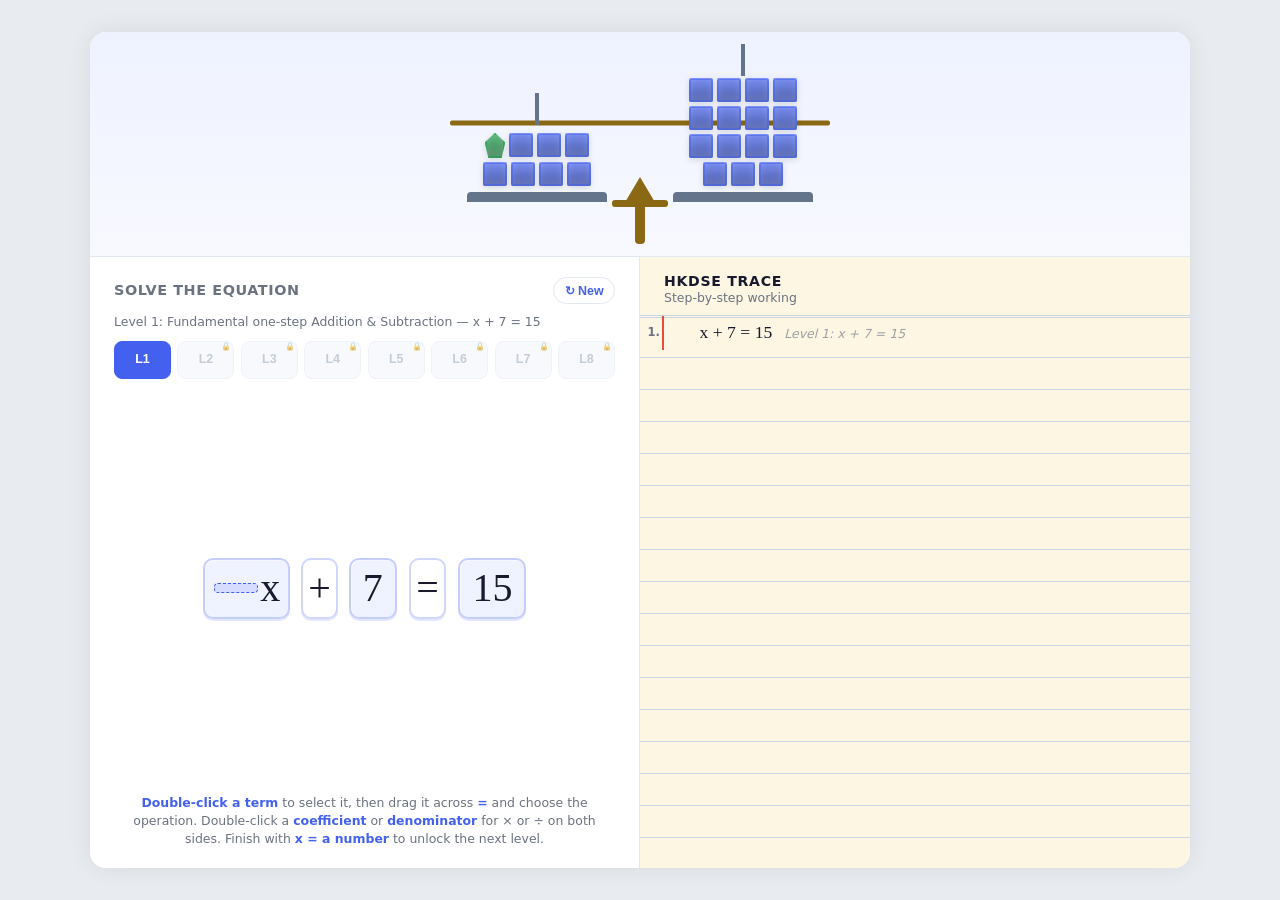
<file: index.html>
<!DOCTYPE html>
<html lang="en">
<head>
  <meta charset="UTF-8">
  <meta name="viewport" content="width=device-width, initial-scale=1.0, viewport-fit=cover">
  <meta name="theme-color" content="#4361ee">
  <title>Equation Learner</title>
  <link rel="stylesheet" href="styles.css">
</head>
<body>
  <div class="app" data-difficulty="easy">

    <!-- Zone 1: The Anchor -->
    <section class="zone zone--anchor" aria-label="Balance scale">
      <div class="balance-scale" aria-label="Algebraic balance scale with manipulatives">
        <div class="balance-scale__beam">
          <div class="balance-scale__plate balance-scale__plate--left">
            <div class="plate-surface" data-plate="left" aria-label="Left plate">
              <div class="plate-contents" id="plate-left"></div>
            </div>
          </div>
          <div class="balance-scale__fulcrum"></div>
          <div class="balance-scale__plate balance-scale__plate--right">
            <div class="plate-surface" data-plate="right" aria-label="Right plate">
              <div class="plate-contents" id="plate-right"></div>
            </div>
          </div>
        </div>
        <div class="balance-scale__stand"></div>
      </div>
    </section>

    <!-- Zone 2: The Action Canvas -->
    <section class="zone zone--canvas" aria-label="Equation workspace">
      <header class="canvas-header">
        <div class="canvas-header__top">
          <h1 class="canvas-title">Solve the equation</h1>
          <div class="canvas-header__actions">
            <a class="dragonbox-btn" id="dragonbox-btn" href="dragonbox.html" hidden title="Play the bonus DragonBox game">
              🐲 DragonBox
            </a>
            <button type="button" class="shuffle-btn" id="shuffle-btn" title="New random question">↻ New</button>
          </div>
        </div>
        <p class="level-info" id="level-info">Level 1: Loading…</p>
        <div class="level-picker" id="level-picker" role="group" aria-label="Choose level">
          <button type="button" class="level-btn is-active" data-level="1" title="Fundamental one-step Addition & Subtraction">L1</button>
          <button type="button" class="level-btn" data-level="2" title="Multiplicative one-step equations">L2</button>
          <button type="button" class="level-btn" data-level="3" title="Two-step standard equations">L3</button>
          <button type="button" class="level-btn" data-level="4" title="Combining like terms (both sides)">L4</button>
          <button type="button" class="level-btn" data-level="5" title="Removing brackets">L5</button>
          <button type="button" class="level-btn" data-level="6" title="Eliminating denominators">L6</button>
          <button type="button" class="level-btn" data-level="7" title="Bracket & denominator combo">L7</button>
          <button type="button" class="level-btn" data-level="8" title="Ultimate synthesis">L8</button>
        </div>
      </header>

      <div class="equation-canvas" id="equation-canvas">
        <svg class="distribution-svg" id="distribution-svg" aria-hidden="true"></svg>
        <div class="equation-row" id="equation-row"></div>
      </div>

      <p class="canvas-hint" id="canvas-hint">
        <strong>Double-click a term</strong> to select it, then drag it across <strong>=</strong> and choose the operation.
        Double-click a <strong>coefficient</strong> or <strong>denominator</strong> for × or ÷ on both sides.
        Finish with <strong>x = a number</strong> to unlock the next level.
      </p>
    </section>

    <!-- Zone 3: The HKDSE Trace -->
    <section class="zone zone--trace" aria-label="Solution trace">
      <header class="trace-header">
        <h2 class="trace-title">HKDSE Trace</h2>
        <span class="trace-subtitle">Step-by-step working</span>
      </header>
      <ol class="notebook-paper" id="step-trace"></ol>
    </section>

  </div>

  <!-- Operation modal -->
  <div class="op-modal" id="op-modal" hidden>
    <div class="op-modal__backdrop" data-dismiss="modal"></div>
    <div class="op-modal__panel" role="dialog" aria-modal="true" aria-labelledby="op-modal-title">
      <h3 class="op-modal__title" id="op-modal-title">What must we do to BOTH sides?</h3>
      <p class="op-modal__context" id="op-modal-context"></p>
      <div class="op-modal__choices" id="op-modal-choices"></div>
      <button type="button" class="op-modal__cancel" id="op-modal-cancel">Cancel</button>
    </div>
  </div>

  <div class="toast-stack" id="toast-stack" aria-live="polite"></div>

  <script src="levels.js"></script>
  <script src="progress.js"></script>
  <script src="state.js"></script>
  <script src="equation.js"></script>
  <script src="app.js"></script>
  <script>
    if (!window.LEVELS || !window.LEVELS.length) {
      document.getElementById("level-info").textContent =
        "Error: levels.js did not load. Keep all files in the same folder and refresh.";
    } else if (window.AppStore && !window.AppStore.isReady()) {
      window.AppStore.loadLevel(1);
    }
  </script>
</body>
</html>
</file>
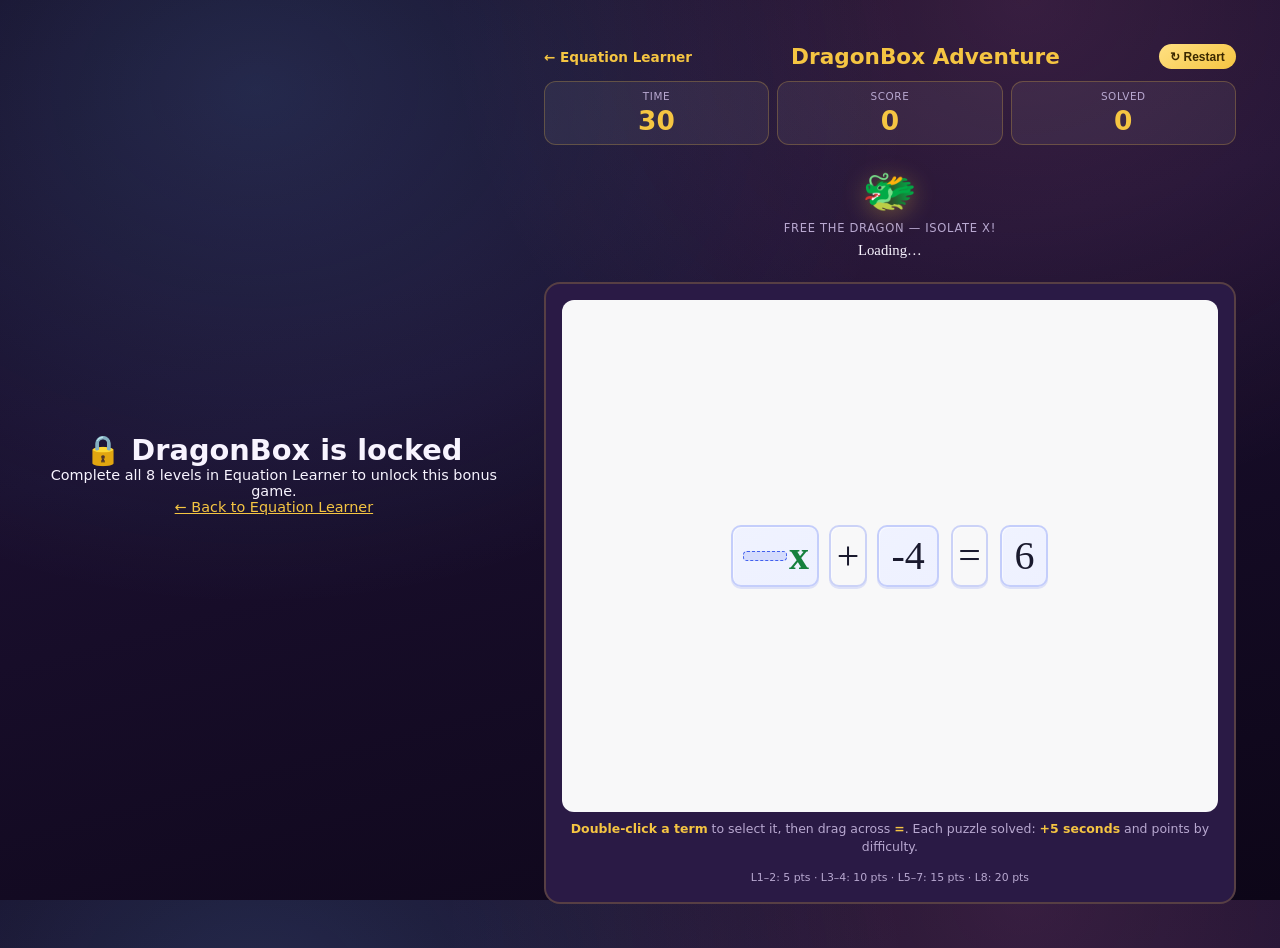
<file: dragonbox.html>
<!DOCTYPE html>
<html lang="en">
<head>
  <meta charset="UTF-8">
  <meta name="viewport" content="width=device-width, initial-scale=1.0, viewport-fit=cover">
  <meta name="theme-color" content="#1a0f2e">
  <title>DragonBox Adventure — Equation Learner</title>
  <link rel="stylesheet" href="styles.css">
  <link rel="stylesheet" href="dragonbox.css">
</head>
<body class="db-body">
  <div class="db-locked" id="db-locked" hidden>
    <h1>🔒 DragonBox is locked</h1>
    <p>Complete all 8 levels in Equation Learner to unlock this bonus game.</p>
    <p><a href="index.html">← Back to Equation Learner</a></p>
  </div>

  <div class="db-app" id="db-app" hidden>
    <header class="db-header">
      <a class="db-back" href="index.html">← Equation Learner</a>
      <h1 class="db-title">DragonBox Adventure</h1>
      <button type="button" class="db-btn db-btn--small" id="db-restart-btn">↻ Restart</button>
    </header>

    <section class="db-hud" aria-label="Game status">
      <div class="db-hud__item db-hud__item--timer">
        <span class="db-hud__label">Time</span>
        <span class="db-hud__value" id="db-timer">30</span>
      </div>
      <div class="db-hud__item db-hud__item--score">
        <span class="db-hud__label">Score</span>
        <span class="db-hud__value" id="db-score">0</span>
      </div>
      <div class="db-hud__item db-hud__item--puzzles">
        <span class="db-hud__label">Solved</span>
        <span class="db-hud__value" id="db-solved">0</span>
      </div>
    </section>

    <section class="db-stage" aria-label="Dragon box">
      <div class="db-dragon-box">
        <span class="db-dragon" id="db-dragon" role="img" aria-label="Dragon">🐲</span>
        <span class="db-box-label">Free the dragon — isolate x!</span>
      </div>
      <p class="db-puzzle-label" id="db-puzzle-label">Loading…</p>
      <p class="db-points-label" id="db-points-label"></p>
    </section>

    <section class="db-board" id="db-board" aria-label="Equation puzzle">
      <div class="equation-canvas db-equation-canvas" id="equation-canvas">
        <svg class="distribution-svg" id="distribution-svg" aria-hidden="true"></svg>
        <div class="equation-row" id="equation-row"></div>
      </div>
      <p class="db-hint">
        <strong>Double-click a term</strong> to select it, then drag across <strong>=</strong>.
        Each puzzle solved: <strong>+5 seconds</strong> and points by difficulty.
      </p>
      <p class="db-score-key">L1–2: 5 pts · L3–4: 10 pts · L5–7: 15 pts · L8: 20 pts</p>
    </section>

    <div class="db-start" id="db-start" hidden>
      <div class="db-start__panel" role="dialog" aria-modal="true" aria-labelledby="db-start-title">
        <h2 class="db-start__title" id="db-start-title">🐲 DragonBox Adventure</h2>
        <p class="db-start__text">Enter your name before the timer starts.</p>
        <label class="db-start__label" for="db-player-name">Your name</label>
        <input type="text" id="db-player-name" class="db-start__input" maxlength="60" placeholder="e.g. Alex" autocomplete="name" required>
        <p class="db-start__error" id="db-start-error" hidden>Please enter your name to play.</p>
        <button type="button" class="db-btn" id="db-start-btn">Start game</button>
      </div>
    </div>

    <div class="db-gameover" id="db-gameover" hidden>
      <div class="db-gameover__panel">
        <h2>Time's up!</h2>
        <p class="db-gameover__score">Score: <strong id="db-final-score">0</strong></p>
        <p class="db-gameover__detail" id="db-final-detail"></p>
        <p class="db-gameover__rank" id="db-final-rank" hidden></p>

        <h3 class="db-section-title">🏆 Leaderboard</h3>
        <div class="db-results-table-wrap db-results-table-wrap--leaderboard" aria-label="Leaderboard">
          <table class="db-results-table db-results-table--leaderboard" id="db-leaderboard-table">
            <thead>
              <tr>
                <th scope="col">Rank</th>
                <th scope="col">Player</th>
                <th scope="col">Score</th>
                <th scope="col">Solved</th>
                <th scope="col">Date</th>
              </tr>
            </thead>
            <tbody id="db-leaderboard-body"></tbody>
          </table>
          <p class="db-results-empty" id="db-leaderboard-empty" hidden>No scores yet. Play a round!</p>
        </div>

        <h3 class="db-section-title">This round</h3>

        <div class="db-results-table-wrap" aria-label="Session results">
          <table class="db-results-table" id="db-results-table">
            <thead>
              <tr>
                <th scope="col">#</th>
                <th scope="col">Level</th>
                <th scope="col">Equation</th>
                <th scope="col">Pts</th>
              </tr>
            </thead>
            <tbody id="db-results-body"></tbody>
          </table>
          <p class="db-results-empty" id="db-results-empty" hidden>No puzzles solved this round.</p>
        </div>

        <p class="db-save-status" id="db-save-status" role="status" aria-live="polite"></p>

        <div class="db-gameover__actions">
          <button type="button" class="db-btn" id="db-download-excel-btn">Download Excel</button>
          <button type="button" class="db-btn" id="db-play-again-btn">Play again</button>
        </div>
      </div>
    </div>
  </div>

  <!-- Hidden stubs for equation.js -->
  <ol id="step-trace" hidden aria-hidden="true"></ol>
  <div id="level-picker" hidden aria-hidden="true"></div>
  <p id="level-info" hidden aria-hidden="true"></p>

  <!-- Operation modal (shared with main app) -->
  <div class="op-modal" id="op-modal" hidden>
    <div class="op-modal__backdrop" data-dismiss="modal"></div>
    <div class="op-modal__panel" role="dialog" aria-modal="true" aria-labelledby="op-modal-title">
      <h3 class="op-modal__title" id="op-modal-title">What must we do to BOTH sides?</h3>
      <p class="op-modal__context" id="op-modal-context"></p>
      <div class="op-modal__choices" id="op-modal-choices"></div>
      <button type="button" class="op-modal__cancel" id="op-modal-cancel">Cancel</button>
    </div>
  </div>

  <div class="toast-stack" id="toast-stack" aria-live="polite"></div>

  <script src="levels.js"></script>
  <script src="progress.js"></script>
  <script src="state.js"></script>
  <script src="equation.js"></script>
  <script src="dragonbox-results.js"></script>
  <script src="dragonbox-game.js"></script>
</body>
</html>
</file>
<file: styles.css>
/* ── Reset & base ─────────────────────────────────────────── */
*, *::before, *::after { box-sizing: border-box; margin: 0; padding: 0; }

:root {
  /* Zone proportions (mobile portrait default) */
  --zone-anchor: 25%;
  --zone-canvas: 40%;
  --zone-trace: 35%;

  /* Difficulty overrides */
  --anchor-easy: 30%;
  --anchor-medium: 18%;
  --anchor-hard: 0%;

  /* Fluid sizing tokens */
  --app-max-width: 100%;
  --app-radius: 0;
  --app-padding-x: clamp(0.75rem, 3vw, 1.5rem);
  --app-padding-y: env(safe-area-inset-top, 0px) env(safe-area-inset-right, 0px) env(safe-area-inset-bottom, 0px) env(safe-area-inset-left, 0px);

  --scale-beam-width: clamp(220px, 78vw, 420px);
  --scale-chain-height: clamp(18px, 5vw, 32px);
  --scale-plate-width: clamp(72px, 28vw, 140px);
  --tile-size: clamp(16px, 4.5vw, 24px);
  --tile-int-color: #4361ee;
  --tile-var-color: #16a34a;
  --tile-neutral: #94a3b8;
  --scale-fulcrum: clamp(10px, 3vw, 16px);
  --scale-stand-height: clamp(24px, 6vw, 44px);

  --font-math-size: clamp(1.25rem, 4.5vw + 0.5rem, 2.25rem);
  --font-ui-size: clamp(0.7rem, 1.5vw + 0.5rem, 0.9rem);
  --font-trace-size: clamp(0.82rem, 1.2vw + 0.6rem, 1.05rem);
  --font-hint-size: clamp(0.62rem, 1vw + 0.45rem, 0.78rem);

  --term-padding-y: clamp(0.35rem, 1.5vw, 0.55rem);
  --term-padding-x: clamp(0.45rem, 2vw, 0.75rem);
  --term-radius: clamp(6px, 1.5vw, 10px);
  --term-gap: clamp(0.25rem, 1.5vw, 0.65rem);

  --line-height: clamp(24px, 5vw, 32px);
  --trace-padding: clamp(0.5rem, 2vw, 1rem);

  --ink: #1a1a2e;
  --ink-muted: #6b7280;
  --paper: #fdf6e3;
  --paper-line: #c8d6e5;
  --paper-margin: #e74c3c;
  --accent: #4361ee;
  --accent-light: #eef1ff;
  --scale-wood: #8b6914;
  --scale-metal: #64748b;

  --font-math: "Cambria Math", "Times New Roman", serif;
  --font-ui: system-ui, -apple-system, "Segoe UI", sans-serif;
}

html {
  height: 100%;
  -webkit-text-size-adjust: 100%;
  text-size-adjust: 100%;
}

body {
  min-height: 100%;
  min-height: 100dvh;
  overflow: hidden;
  font-family: var(--font-ui);
  font-size: var(--font-ui-size);
  color: var(--ink);
  background: #e8ecf1;
  padding: var(--app-padding-y);
}

/* ── App shell ─────────────────────────────────────────────── */
.app {
  display: flex;
  flex-direction: column;
  width: 100%;
  max-width: var(--app-max-width);
  height: 100%;
  height: 100dvh;
  max-height: 100dvh;
  margin: 0 auto;
  background: #fff;
  border-radius: var(--app-radius);
  box-shadow: 0 0 24px rgba(0, 0, 0, 0.08);
  overflow: hidden;
}

.zone {
  overflow: hidden;
  min-height: 0;
}

.zone--anchor {
  flex: 0 0 var(--zone-anchor);
  display: flex;
  align-items: center;
  justify-content: center;
  padding: clamp(0.25rem, 1.5vw, 0.75rem);
  background: linear-gradient(180deg, #eef2ff 0%, #f8f9ff 100%);
  border-bottom: 1px solid #e2e8f0;
  transition: flex-basis 0.35s ease, opacity 0.35s ease, min-height 0.35s ease;
}

.zone--canvas {
  flex: 0 0 var(--zone-canvas);
  display: flex;
  flex-direction: column;
  padding: clamp(0.5rem, 2vw, 1.25rem) var(--app-padding-x);
  background: #fff;
  border-bottom: 1px solid #e2e8f0;
  min-height: clamp(180px, 32vh, 360px);
  overflow-y: auto;
  overflow-x: hidden;
}

.zone--trace {
  flex: 1 1 var(--zone-trace);
  display: flex;
  flex-direction: column;
  min-height: clamp(120px, 22vh, 280px);
  background: var(--paper);
}

/* ── Difficulty: scale visibility ─────────────────────────── */
.app[data-difficulty="easy"] .zone--anchor {
  flex-basis: var(--anchor-easy);
}

.app[data-difficulty="easy"] .balance-scale {
  transform: scale(1);
  opacity: 1;
}

.app[data-difficulty="medium"] .zone--anchor {
  flex-basis: var(--anchor-medium);
}

.app[data-difficulty="medium"] .balance-scale {
  transform: scale(0.78);
  opacity: 0.85;
}

.app[data-difficulty="hard"] .zone--anchor {
  flex-basis: var(--anchor-hard);
  min-height: 0;
  padding: 0;
  opacity: 0;
  pointer-events: none;
  border: none;
}

.app[data-difficulty="hard"] .balance-scale {
  transform: scale(0.5);
}

/* ── Zone 1: Balance scale ────────────────────────────────── */
.balance-scale {
  display: flex;
  flex-direction: column;
  align-items: center;
  max-width: 100%;
  transition: transform 0.35s ease, opacity 0.35s ease;
  user-select: none;
  -webkit-user-select: none;
}

.balance-scale__beam {
  display: grid;
  grid-template-columns: 1fr auto 1fr;
  align-items: end;
  width: var(--scale-beam-width);
  max-width: 100%;
  position: relative;
  transform: rotate(var(--scale-tilt, 0deg));
  transform-origin: 50% 85%;
  transition: transform 0.55s cubic-bezier(0.34, 1.2, 0.64, 1);
}

.balance-scale[data-balance="tilted-left"] .balance-scale__fulcrum {
  filter: drop-shadow(-2px 2px 2px rgba(239, 68, 68, 0.35));
}

.balance-scale[data-balance="tilted-right"] .balance-scale__fulcrum {
  filter: drop-shadow(2px 2px 2px rgba(239, 68, 68, 0.35));
}

.balance-scale[data-balanced="true"] .balance-scale__beam {
  --scale-tilt: 0deg;
}

.balance-scale__beam::before {
  content: "";
  position: absolute;
  top: 50%;
  left: 0;
  right: 0;
  height: clamp(3px, 0.8vw, 5px);
  background: var(--scale-wood);
  border-radius: 2px;
  transform: translateY(-50%);
  z-index: 1;
}

.balance-scale__plate {
  display: flex;
  flex-direction: column;
  align-items: center;
  z-index: 2;
}

.balance-scale__plate::before {
  content: "";
  width: clamp(2px, 0.6vw, 4px);
  height: var(--scale-chain-height);
  background: var(--scale-metal);
  margin-bottom: -2px;
}

.balance-scale__plate::after {
  content: "";
  width: var(--scale-plate-width);
  height: clamp(6px, 1.5vw, 10px);
  background: var(--scale-metal);
  border-radius: 4px 4px 0 0;
}

/* ── Plate surface & manipulatives ─────────────────────────── */
.plate-surface {
  display: flex;
  align-items: flex-end;
  justify-content: center;
  width: var(--scale-plate-width);
  min-height: calc(var(--tile-size) * 2.8);
  margin-bottom: 2px;
  z-index: 2;
}

.plate-contents {
  display: flex;
  flex-wrap: wrap;
  align-content: flex-end;
  justify-content: center;
  gap: clamp(2px, 0.6vw, 4px);
  width: 100%;
  min-height: calc(var(--tile-size) * 2.2);
  padding: clamp(2px, 0.5vw, 4px);
  position: relative;
}

.plate-surface.is-drop-target .plate-contents {
  outline: 2px dashed var(--accent);
  outline-offset: 2px;
  border-radius: 4px;
  background: rgba(67, 97, 238, 0.06);
}

/* Shared manipulative base — glass fill-level containers */
.manipulative {
  --tile-color: var(--tile-int-color);
  --liquid-color: color-mix(in srgb, var(--tile-color) 82%, white);
  --liquid-deep: color-mix(in srgb, var(--tile-color) 65%, black);
  --glass-stroke: color-mix(in srgb, var(--tile-color) 55%, transparent);
  position: relative;
  width: var(--tile-size);
  height: var(--tile-size);
  flex-shrink: 0;
  cursor: grab;
  touch-action: none;
  transition: transform 0.2s ease, box-shadow 0.2s ease, opacity 0.2s ease;
  -webkit-user-select: none;
  user-select: none;
}

.manipulative--variable {
  --tile-color: var(--tile-var-color);
  --liquid-color: color-mix(in srgb, var(--tile-var-color) 78%, white);
  --liquid-deep: color-mix(in srgb, var(--tile-var-color) 62%, black);
  width: calc(var(--tile-size) * 0.85);
  height: calc(var(--tile-size) * 1.05);
}

.manipulative.is-dragging {
  opacity: 0.45;
  cursor: grabbing;
  z-index: 10;
}

.manipulative__glass {
  position: relative;
  width: 100%;
  height: 100%;
  filter: drop-shadow(0 2px 3px rgba(0, 0, 0, 0.12));
}

.manipulative__fill-wrap {
  position: absolute;
  left: 0;
  right: 0;
  bottom: 0;
  height: var(--fill-level, 100%);
  overflow: hidden;
  z-index: 1;
}

/* Liquid inside pawn — clipped to fill level from bottom */
.manipulative--variable .manipulative__fill-wrap .manipulative__fill {
  position: absolute;
  left: 0;
  bottom: 0;
  width: 100%;
  height: calc(100% * 100 / var(--fill-numer, 100));
  background: linear-gradient(
    180deg,
    var(--liquid-color) 0%,
    var(--liquid-deep) 100%
  );
  clip-path: polygon(50% 0%, 100% 38%, 82% 100%, 18% 100%, 0% 38%);
}

/* Liquid inside cube — clipped to fill level from bottom */
.manipulative__fill-wrap .manipulative__fill--cube {
  position: absolute;
  left: 0;
  bottom: 0;
  width: 100%;
  height: calc(100% * 100 / var(--fill-numer, 100));
  background: linear-gradient(
    180deg,
    var(--liquid-color) 0%,
    var(--liquid-deep) 100%
  );
  border-radius: 2px;
}

/* Glass outline — pawn (empty top shows through) */
.manipulative--variable .manipulative__outline {
  position: absolute;
  inset: 0;
  z-index: 2;
  pointer-events: none;
  clip-path: polygon(50% 0%, 100% 38%, 82% 100%, 18% 100%, 0% 38%);
  background: rgba(255, 255, 255, 0.12);
  box-shadow:
    inset 0 0 0 2px var(--glass-stroke),
    inset 0 -6px 12px rgba(255, 255, 255, 0.25);
}

/* Glass outline — cube */
.manipulative__outline--cube {
  position: absolute;
  inset: 0;
  z-index: 2;
  pointer-events: none;
  border-radius: 3px;
  background: rgba(255, 255, 255, 0.14);
  box-shadow:
    inset 0 0 0 2px var(--glass-stroke),
    inset 0 1px 0 rgba(255, 255, 255, 0.55),
    inset 0 -4px 10px rgba(255, 255, 255, 0.2);
}

/* Liquid surface meniscus at fill line */
.manipulative--partial .manipulative__fill-wrap::after {
  content: "";
  position: absolute;
  top: 0;
  left: 8%;
  right: 8%;
  height: 2px;
  background: color-mix(in srgb, var(--liquid-color) 90%, white);
  border-radius: 50%;
  opacity: 0.85;
  z-index: 3;
  box-shadow: 0 0 4px color-mix(in srgb, var(--liquid-color) 50%, transparent);
}

/* Positive: colored liquid in clear glass */
.manipulative--positive.manipulative--glass {
  background: transparent;
  border: none;
  box-shadow: none;
}

/* Negative: dashed glass, lighter liquid */
.manipulative--negative.manipulative--glass {
  background: transparent;
  border: none;
  box-shadow: none;
}

.manipulative--negative .manipulative__fill-wrap .manipulative__fill,
.manipulative--negative .manipulative__fill-wrap .manipulative__fill--cube {
  background: repeating-linear-gradient(
    135deg,
    color-mix(in srgb, var(--tile-color) 35%, transparent),
    color-mix(in srgb, var(--tile-color) 35%, transparent) 4px,
    color-mix(in srgb, var(--tile-color) 18%, transparent) 4px,
    color-mix(in srgb, var(--tile-color) 18%, transparent) 8px
  );
  opacity: 0.85;
}

.manipulative--negative .manipulative__outline,
.manipulative--negative .manipulative__outline--cube {
  background: rgba(255, 255, 255, 0.08);
  box-shadow:
    inset 0 0 0 2px dashed var(--tile-color),
    inset 0 1px 0 rgba(255, 255, 255, 0.35);
}

.manipulative--ghost {
  filter: drop-shadow(0 8px 16px rgba(67, 97, 238, 0.28));
}

/* Zero-pair merge animation */
.manipulative.is-merging {
  pointer-events: none;
  z-index: 20;
  animation: zero-pair-merge 0.65s ease-in forwards;
}

@keyframes zero-pair-merge {
  0% {
    transform: translate(0, 0) scale(1);
    opacity: 1;
    filter: none;
    box-shadow: none;
  }
  35% {
    transform: translate(var(--snap-x, 0), var(--snap-y, 0)) scale(1.12);
    opacity: 1;
    filter: drop-shadow(0 0 8px rgba(148, 163, 184, 0.9));
    background: var(--tile-neutral);
    border-color: var(--tile-neutral);
    box-shadow: 0 0 14px rgba(148, 163, 184, 0.75);
  }
  70% {
    transform: translate(var(--snap-x, 0), var(--snap-y, 0)) scale(1.05);
    opacity: 0.85;
    filter: drop-shadow(0 0 16px rgba(148, 163, 184, 1));
  }
  100% {
    transform: translate(var(--snap-x, 0), var(--snap-y, 0)) scale(0);
    opacity: 0;
    filter: none;
  }
}

.manipulative--integer.is-merging .manipulative__fill--cube,
.manipulative--variable.is-merging .manipulative__fill {
  background: var(--tile-neutral) !important;
  opacity: 0.9;
}

.manipulative--integer.is-merging .manipulative__outline--cube,
.manipulative--variable.is-merging .manipulative__outline {
  box-shadow: inset 0 0 0 2px var(--tile-neutral), 0 0 16px rgba(148, 163, 184, 0.8) !important;
}

.balance-scale__fulcrum {
  width: 0;
  height: 0;
  border-left: var(--scale-fulcrum) solid transparent;
  border-right: var(--scale-fulcrum) solid transparent;
  border-bottom: calc(var(--scale-fulcrum) * 1.7) solid var(--scale-wood);
  z-index: 3;
  align-self: end;
  margin-bottom: -2px;
}

.balance-scale__stand {
  width: clamp(6px, 1.5vw, 10px);
  height: var(--scale-stand-height);
  background: var(--scale-wood);
  border-radius: 0 0 4px 4px;
  margin-top: -2px;
}

.balance-scale__stand::after {
  content: "";
  display: block;
  width: clamp(36px, 12vw, 56px);
  height: clamp(4px, 1vw, 7px);
  background: var(--scale-wood);
  border-radius: 3px;
  margin-left: calc(clamp(36px, 12vw, 56px) / -2 + clamp(6px, 1.5vw, 10px) / 2);
}

/* ── Zone 2: Action canvas ────────────────────────────────── */
.canvas-header {
  display: flex;
  flex-direction: column;
  align-items: stretch;
  gap: clamp(0.35rem, 2vw, 0.65rem);
  margin-bottom: clamp(0.4rem, 2vw, 0.85rem);
  flex-shrink: 0;
}

.canvas-title {
  font-size: clamp(0.72rem, 1.8vw + 0.4rem, 0.9rem);
  font-weight: 600;
  color: var(--ink-muted);
  text-transform: uppercase;
  letter-spacing: 0.04em;
}

.difficulty-picker {
  display: flex;
  flex-wrap: wrap;
  gap: clamp(0.2rem, 1vw, 0.35rem);
}

.difficulty-btn {
  padding: clamp(0.2rem, 1vw, 0.35rem) clamp(0.45rem, 2vw, 0.7rem);
  min-height: 32px;
  min-width: 44px;
  font-size: clamp(0.65rem, 1.2vw + 0.4rem, 0.78rem);
  font-weight: 600;
  border: 1px solid #e2e8f0;
  border-radius: 999px;
  background: #fff;
  color: var(--ink-muted);
  cursor: pointer;
  transition: background 0.15s, color 0.15s, border-color 0.15s;
}

.difficulty-btn.is-active {
  background: var(--accent);
  border-color: var(--accent);
  color: #fff;
}

.equation-picker {
  display: none;
}

.canvas-header__top {
  display: flex;
  align-items: center;
  justify-content: space-between;
  width: 100%;
  gap: 0.5rem;
}

.canvas-header__actions {
  display: flex;
  align-items: center;
  gap: 0.4rem;
  flex-shrink: 0;
}

.dragonbox-btn {
  display: inline-flex;
  align-items: center;
  gap: 0.2rem;
  flex-shrink: 0;
  padding: 0.3rem 0.65rem;
  font-size: clamp(0.62rem, 1.1vw + 0.32rem, 0.76rem);
  font-weight: 700;
  border: 1px solid #c4b5fd;
  border-radius: 999px;
  background: linear-gradient(145deg, #f5f3ff, #ede9fe);
  color: #5b21b6;
  text-decoration: none;
  white-space: nowrap;
  transition: background 0.15s, border-color 0.15s, transform 0.15s;
}

.dragonbox-btn:hover {
  background: linear-gradient(145deg, #ede9fe, #ddd6fe);
  border-color: #a78bfa;
  transform: translateY(-1px);
}

.dragonbox-btn[hidden] {
  display: none !important;
}

.level-info {
  width: 100%;
  font-size: clamp(0.65rem, 1.5vw + 0.35rem, 0.78rem);
  color: var(--ink-muted);
  line-height: 1.35;
}

.level-btn {
  min-height: 38px;
  min-width: 0;
  padding: 0.35rem 0.2rem;
  font-size: clamp(0.68rem, 1.4vw + 0.35rem, 0.78rem);
  font-weight: 700;
  border: 1px solid #dbeafe;
  border-radius: 8px;
  background: #f8fafc;
  color: var(--ink-muted);
  cursor: pointer;
  line-height: 1.1;
  pointer-events: auto;
  position: relative;
  z-index: 2;
}

.level-picker {
  display: grid;
  grid-template-columns: repeat(8, minmax(0, 1fr));
  gap: clamp(0.25rem, 1vw, 0.4rem);
  width: 100%;
  flex-shrink: 0;
  position: relative;
  z-index: 2;
}

.level-btn.is-active {
  background: var(--accent);
  border-color: var(--accent);
  color: #fff;
}

.level-btn.is-completed:not(.is-active) {
  border-color: #86efac;
  background: #f0fdf4;
  color: #166534;
}

.level-btn.is-locked {
  opacity: 0.55;
  cursor: not-allowed;
  background: #f1f5f9;
  border-color: #e2e8f0;
  color: #94a3b8;
}

.level-btn.is-locked::after {
  content: "🔒";
  position: absolute;
  top: 1px;
  right: 2px;
  font-size: 0.5rem;
  line-height: 1;
  pointer-events: none;
}

.level-btn.is-completed:not(.is-active)::before {
  content: "✓";
  position: absolute;
  top: 1px;
  left: 3px;
  font-size: 0.55rem;
  line-height: 1;
  color: #16a34a;
  pointer-events: none;
}

.level-btn.is-active.is-completed::before {
  content: "✓";
  position: absolute;
  top: 1px;
  left: 3px;
  font-size: 0.55rem;
  line-height: 1;
  color: rgba(255, 255, 255, 0.9);
  pointer-events: none;
}

.shuffle-btn {
  flex-shrink: 0;
  padding: 0.3rem 0.65rem;
  font-size: clamp(0.65rem, 1.2vw + 0.35rem, 0.78rem);
  font-weight: 600;
  border: 1px solid #e2e8f0;
  border-radius: 999px;
  background: #fff;
  color: var(--accent);
  cursor: pointer;
}

.shuffle-btn:hover {
  background: var(--accent-light);
}

.math-term--fraction {
  display: inline-flex;
  flex-direction: column;
  align-items: center;
  background: #fef3c7;
  border-color: #fcd34d;
  cursor: default;
  padding: 0.25rem 0.35rem;
  min-width: 2.5em;
}

.math-term__numerator {
  display: inline-flex;
  flex-wrap: wrap;
  align-items: center;
  justify-content: center;
  gap: 0.15rem;
}

.math-term__frac-bar {
  display: block;
  width: 100%;
  height: 2px;
  background: var(--ink);
  margin: 0.12rem 0;
}

.math-term--denom-tap {
  display: inline-flex;
  align-items: center;
  justify-content: center;
  min-width: 1.4em;
  padding: 0.08em 0.3em;
  border-radius: 4px;
  background: rgba(245, 158, 11, 0.18);
  border: 1px dashed #f59e0b;
  cursor: pointer;
  font-weight: 700;
}

.math-term--denom-tap:hover {
  background: rgba(245, 158, 11, 0.32);
}

.math-term__leading-sign {
  align-self: center;
  margin-right: 0.15rem;
  font-weight: 300;
}

@media (max-width: 480px) {
  .level-picker {
    grid-template-columns: repeat(4, 1fr);
  }
}

.equation-canvas {
  flex: 1;
  display: flex;
  align-items: center;
  justify-content: flex-start;
  min-height: 0;
  overflow-x: auto;
  overflow-y: hidden;
  -webkit-overflow-scrolling: touch;
  position: relative;
}

/* Level 8: long fractions — compact terms to fit one screen */
.equation-canvas--compact {
  justify-content: center;
  overflow-x: hidden;
  --font-math-size: clamp(0.62rem, 1.8vw + 0.2rem, 0.95rem);
  --term-padding-y: clamp(0.14rem, 0.7vw, 0.28rem);
  --term-padding-x: clamp(0.18rem, 0.9vw, 0.36rem);
  --term-gap: clamp(0.1rem, 0.5vw, 0.28rem);
  --term-radius: clamp(3px, 0.8vw, 6px);
}

.equation-canvas--compact .equation-row {
  min-width: 0;
  max-width: 100%;
  transform-origin: center center;
  padding: 0.1rem;
}

.equation-canvas--compact .math-term {
  border-width: 1.5px;
}

.equation-canvas--compact .math-term--fraction {
  padding: 0.1rem 0.18rem;
  min-width: 1.6em;
}

.equation-canvas--compact .math-term__numerator {
  gap: 0.08rem;
}

.equation-canvas--compact .math-term__frac-bar {
  height: 1.5px;
  margin: 0.08rem 0;
}

.equation-canvas--compact .math-term--denom-tap,
.equation-canvas--compact .math-term--coeff-tap {
  min-width: 0.85em;
  padding: 0.04em 0.12em;
  font-size: 0.88em;
  margin: 0;
}

.equation-canvas--compact .math-term--group {
  gap: 0.05rem;
}

.equation-canvas--compact .math-term__group-inner {
  gap: 0.1rem;
}

.equation-canvas--compact .math-term__group-inner .math-term {
  padding: 0.12em 0.2em;
  font-size: 0.9em;
}

.equation-canvas--compact .math-term--operator {
  padding: var(--term-padding-y) 0.1rem;
  font-size: 0.85em;
}

.equation-canvas--compact .math-term--equals {
  font-size: 0.9em;
}

.equation-canvas--compact .math-term__leading-sign {
  margin-right: 0.08rem;
  font-size: 0.9em;
}

.equation-canvas--compact .math-term__paren,
.equation-canvas--compact .math-term__inner-op {
  font-size: 0.88em;
}

.distribution-svg {
  position: absolute;
  inset: 0;
  pointer-events: none;
  z-index: 5;
  overflow: visible;
}

.distribution-svg .distribution-arc {
  fill: none;
  stroke: #f59e0b;
  stroke-width: 3;
  stroke-dasharray: 8 5;
  stroke-linecap: round;
  pointer-events: stroke;
  cursor: pointer;
  opacity: 0.85;
  transition: stroke 0.2s, opacity 0.2s, stroke-width 0.2s;
}

.distribution-svg .distribution-arc:hover {
  stroke: #d97706;
  stroke-width: 4;
  opacity: 1;
}

.distribution-svg .distribution-arc.is-confirmed {
  stroke: #16a34a;
  stroke-dasharray: none;
  opacity: 1;
  animation: arc-pulse 0.45s ease;
}

@keyframes arc-pulse {
  0%, 100% { filter: drop-shadow(0 0 0 transparent); }
  50% { filter: drop-shadow(0 0 6px rgba(22, 163, 74, 0.8)); }
}

.equation-row {
  display: flex;
  flex-wrap: nowrap;
  align-items: center;
  justify-content: center;
  gap: var(--term-gap);
  width: max-content;
  min-width: 100%;
  padding: 0.25rem;
  position: relative;
  z-index: 2;
  white-space: nowrap;
}

.equation-side {
  display: inline-flex;
  flex-wrap: nowrap;
  flex-shrink: 0;
  align-items: center;
  justify-content: center;
  gap: var(--term-gap);
  white-space: nowrap;
}

.math-term {
  display: inline-flex;
  flex-shrink: 0;
  align-items: center;
  justify-content: center;
  padding: var(--term-padding-y) var(--term-padding-x);
  font-family: var(--font-math);
  font-size: var(--font-math-size);
  line-height: 1;
  background: linear-gradient(145deg, color-mix(in srgb, var(--accent-light) 90%, white), var(--accent-light));
  border: 2px solid color-mix(in srgb, var(--accent) 25%, transparent);
  border-radius: var(--term-radius);
  cursor: grab;
  touch-action: none;
  transition: border-color 0.15s, box-shadow 0.15s, transform 0.15s;
  -webkit-user-select: none;
  user-select: none;
  box-shadow:
    inset 1px 1px 0 rgba(255, 255, 255, 0.5),
    0 2px 0 color-mix(in srgb, var(--accent) 15%, transparent);
}

.math-term--movable:active {
  cursor: grabbing;
}

.math-term:hover {
  border-color: var(--accent);
  transform: translateY(-1px);
  box-shadow:
    inset 1px 1px 0 rgba(255, 255, 255, 0.5),
    0 4px 10px rgba(67, 97, 238, 0.18);
}

.math-term.is-selected {
  border-color: var(--accent);
  box-shadow: 0 0 0 3px rgba(67, 97, 238, 0.25);
  transform: scale(1.05);
}

.math-term.is-dragging {
  visibility: hidden;
  opacity: 0;
  pointer-events: none;
}

.math-term__placeholder {
  display: inline-block;
  flex-shrink: 0;
  border: 2px dashed rgba(67, 97, 238, 0.35);
  border-radius: var(--term-radius);
  background: rgba(67, 97, 238, 0.06);
  vertical-align: middle;
  animation: placeholder-pulse 1.2s ease-in-out infinite;
}

@keyframes placeholder-pulse {
  0%, 100% { opacity: 0.55; }
  50% { opacity: 1; }
}

.math-term--operator {
  background: transparent;
  padding: var(--term-padding-y) clamp(0.15rem, 1vw, 0.35rem);
  font-weight: 300;
  cursor: default;
}

.math-term--equals {
  cursor: default;
  flex-shrink: 0;
  transition: transform 0.2s ease, color 0.2s ease, box-shadow 0.2s ease;
}

.math-term--equals.is-active {
  transform: scale(1.2);
  color: var(--accent);
  text-shadow: 0 0 12px rgba(67, 97, 238, 0.45);
}

.math-term--group {
  background: linear-gradient(145deg, #fffbeb, #fef9c3);
  border-color: #fde047;
  gap: 0.1rem;
  box-shadow:
    inset 1px 1px 0 rgba(255, 255, 255, 0.6),
    0 2px 0 rgba(253, 224, 71, 0.5);
}

.math-term--group.math-term--movable,
.math-term--fraction.math-term--movable {
  cursor: grab;
}

.math-term__paren,
.math-term__inner-op {
  background: transparent;
  padding: 0 0.05rem;
  font-weight: 300;
  cursor: default;
}

.math-term__group-inner {
  display: inline-flex;
  align-items: center;
  gap: 0.2rem;
}

.math-term__group-inner .math-term {
  cursor: default;
  background: rgba(255, 255, 255, 0.6);
}

.math-term--coeff-tap {
  display: inline-flex;
  align-items: center;
  justify-content: center;
  min-width: 1.1em;
  padding: 0.1em 0.25em;
  margin: -0.1em 0.05em;
  border-radius: 4px;
  background: rgba(67, 97, 238, 0.15);
  border: 1px dashed var(--accent);
  cursor: pointer;
  font-weight: 700;
  transition: background 0.15s, transform 0.15s;
}

.math-term--coeff-tap:hover,
.math-term--coeff-tap:focus-visible {
  background: rgba(67, 97, 238, 0.28);
  transform: scale(1.08);
  outline: none;
}

.math-term--variable {
  padding-inline: calc(var(--term-padding-x) * 0.65);
}

.math-term__var {
  pointer-events: none;
}

.math-term--snapped {
  position: fixed !important;
  left: var(--snap-left) !important;
  top: var(--snap-top) !important;
  z-index: 900;
  cursor: default;
  box-shadow: 0 8px 24px rgba(67, 97, 238, 0.35);
  border-color: var(--accent);
  animation: term-snap 0.3s ease;
}

@keyframes term-snap {
  from { transform: scale(1.08); }
  to { transform: scale(1); }
}

.math-term--bounce {
  animation: term-bounce 0.45s ease;
}

@keyframes term-bounce {
  0%, 100% { transform: translateX(0); }
  25% { transform: translateX(-8px); }
  75% { transform: translateX(8px); }
}

.math-term--ghost {
  opacity: 1;
  transform: scale(1.1) rotate(var(--drag-tilt, 0deg));
  box-shadow:
    0 14px 32px rgba(67, 97, 238, 0.35),
    0 4px 10px rgba(0, 0, 0, 0.12);
  border-color: var(--accent);
  cursor: grabbing;
  transition: none;
}

.math-term--ghost.math-term--lifted {
  animation: term-lift 0.18s ease-out;
}

@keyframes term-lift {
  from {
    transform: scale(1) rotate(0deg);
    box-shadow: 0 2px 6px rgba(0, 0, 0, 0.1);
  }
  to {
    transform: scale(1.1) rotate(var(--drag-tilt, 0deg));
    box-shadow:
      0 14px 32px rgba(67, 97, 238, 0.35),
      0 4px 10px rgba(0, 0, 0, 0.12);
  }
}

.math-term--ghost.math-term--flip-preview {
  background: linear-gradient(145deg, #ecfdf5, #d1fae5);
  border-color: #10b981;
  box-shadow:
    0 14px 32px rgba(16, 185, 129, 0.35),
    0 4px 10px rgba(0, 0, 0, 0.1);
}

.math-term--merge-target {
  outline: 3px solid #10b981;
  outline-offset: 3px;
  transform: scale(1.06);
  box-shadow: 0 0 0 4px rgba(16, 185, 129, 0.2);
}

.math-term--transfer {
  box-shadow: 0 8px 22px rgba(67, 97, 238, 0.35);
  border-color: var(--accent);
}

.math-term--transfer-flip {
  filter: hue-rotate(180deg);
  opacity: 0.92;
}

.equation-side.is-drop-highlight {
  outline: 2px dashed var(--accent);
  outline-offset: 4px;
  border-radius: 8px;
  background: rgba(67, 97, 238, 0.06);
  transition: background 0.25s, outline 0.25s;
}

/* Operation modal */
.op-modal[hidden] {
  display: none !important;
}

.op-modal {
  position: fixed;
  inset: 0;
  z-index: 2000;
  display: flex;
  align-items: center;
  justify-content: center;
  padding: 1rem;
}

.op-modal__backdrop {
  position: absolute;
  inset: 0;
  background: rgba(15, 23, 42, 0.45);
  backdrop-filter: blur(2px);
}

.op-modal__panel {
  position: relative;
  width: min(100%, 360px);
  padding: clamp(1rem, 4vw, 1.35rem);
  background: #fff;
  border-radius: 14px;
  box-shadow: 0 16px 40px rgba(0, 0, 0, 0.18);
  animation: modal-in 0.25s ease;
}

@keyframes modal-in {
  from { opacity: 0; transform: translateY(12px) scale(0.96); }
  to { opacity: 1; transform: translateY(0) scale(1); }
}

.op-modal__title {
  font-size: clamp(0.95rem, 2.5vw, 1.1rem);
  margin-bottom: 0.35rem;
}

.op-modal__context {
  font-size: clamp(0.78rem, 2vw, 0.88rem);
  color: var(--ink-muted);
  margin-bottom: 0.85rem;
}

.op-modal__choices {
  display: grid;
  grid-template-columns: 1fr 1fr;
  gap: 0.5rem;
  margin-bottom: 0.75rem;
}

.op-modal__choice {
  min-height: 44px;
  font-family: var(--font-math);
  font-size: clamp(1rem, 3vw, 1.15rem);
  font-weight: 600;
  border: 2px solid #e2e8f0;
  border-radius: 10px;
  background: #f8fafc;
  cursor: pointer;
  transition: border-color 0.15s, background 0.15s, transform 0.15s;
}

.op-modal__choice:hover:not(:disabled) {
  border-color: var(--accent);
  background: var(--accent-light);
}

.op-modal__choice.is-correct {
  border-color: #16a34a;
  background: #dcfce7;
  color: #166534;
}

.op-modal__choice.is-wrong {
  border-color: #ef4444;
  background: #fee2e2;
  animation: shake 0.35s ease;
}

@keyframes shake {
  0%, 100% { transform: translateX(0); }
  33% { transform: translateX(-5px); }
  66% { transform: translateX(5px); }
}

.op-modal__cancel {
  width: 100%;
  padding: 0.55rem;
  font-size: 0.82rem;
  border: none;
  border-radius: 8px;
  background: #f1f5f9;
  color: var(--ink-muted);
  cursor: pointer;
}

/* Toast */
.toast-stack {
  position: fixed;
  bottom: calc(1rem + env(safe-area-inset-bottom, 0px));
  left: 50%;
  transform: translateX(-50%);
  z-index: 2100;
  display: flex;
  flex-direction: column;
  gap: 0.5rem;
  width: min(92vw, 380px);
  pointer-events: none;
}

.toast {
  padding: 0.65rem 0.85rem;
  background: #1e293b;
  color: #f8fafc;
  border-radius: 10px;
  font-size: 0.82rem;
  text-align: center;
  opacity: 0;
  transform: translateY(8px);
  transition: opacity 0.25s, transform 0.25s;
  box-shadow: 0 8px 20px rgba(0, 0, 0, 0.2);
}

.toast.is-visible {
  opacity: 1;
  transform: translateY(0);
}

.canvas-hint {
  flex-shrink: 0;
  text-align: center;
  font-size: var(--font-hint-size);
  color: var(--ink-muted);
  margin-top: clamp(0.25rem, 1.5vw, 0.6rem);
  line-height: 1.45;
  padding: 0 0.35rem;
}

.canvas-hint strong {
  color: var(--accent);
  font-weight: 700;
}

.math-term--movable.is-armed {
  outline: 3px solid var(--accent);
  outline-offset: 3px;
  transform: scale(1.06);
  box-shadow: 0 0 0 4px rgba(67, 97, 238, 0.22);
  z-index: 3;
}

/* ── Zone 3: HKDSE Trace ──────────────────────────────────── */
.trace-header {
  flex-shrink: 0;
  padding: var(--trace-padding) var(--app-padding-x) clamp(0.35rem, 1.5vw, 0.6rem);
  border-bottom: 1px solid var(--paper-line);
  background: var(--paper);
}

.trace-title {
  font-size: clamp(0.72rem, 1.5vw + 0.45rem, 0.88rem);
  font-weight: 700;
  text-transform: uppercase;
  letter-spacing: 0.05em;
  color: var(--ink);
}

.trace-subtitle {
  font-size: var(--font-hint-size);
  color: var(--ink-muted);
}

.notebook-paper {
  flex: 1;
  overflow-y: auto;
  overflow-x: hidden;
  list-style: none;
  padding: 0;
  margin: 0;
  counter-reset: step;
  -webkit-overflow-scrolling: touch;
  background:
    repeating-linear-gradient(
      transparent,
      transparent calc(var(--line-height) - 1px),
      var(--paper-line) calc(var(--line-height) - 1px),
      var(--paper-line) var(--line-height)
    );
  background-position: 0 clamp(6px, 1.5vw, 10px);
}

.notebook-line {
  display: flex;
  align-items: baseline;
  flex-wrap: wrap;
  gap: clamp(0.25rem, 1.5vw, 0.75rem);
  padding: 0 var(--app-padding-x) 0 clamp(1.5rem, 5vw, 2.25rem);
  min-height: var(--line-height);
  line-height: var(--line-height);
  position: relative;
  border-left: 2px solid var(--paper-margin);
  margin-left: clamp(0.85rem, 3vw, 1.35rem);
}

.notebook-line::before {
  counter-increment: step;
  content: counter(step) ".";
  position: absolute;
  left: clamp(-1rem, -3vw, -0.85rem);
  font-size: clamp(0.58rem, 1.2vw + 0.35rem, 0.72rem);
  color: var(--ink-muted);
  font-weight: 600;
}

.step-equation {
  font-family: var(--font-math);
  font-size: var(--font-trace-size);
  flex-shrink: 0;
  max-width: 100%;
  overflow-x: auto;
}

.step-explanation {
  font-size: clamp(0.65rem, 1vw + 0.4rem, 0.78rem);
  color: var(--ink-muted);
  opacity: 0.65;
  font-style: italic;
  flex: 1 1 auto;
  min-width: 0;
  overflow: hidden;
  text-overflow: ellipsis;
}

.notebook-line--error .step-explanation {
  color: #dc2626;
  opacity: 0.85;
}

.notebook-line--success .step-explanation {
  color: #16a34a;
  font-weight: 600;
  opacity: 1;
}

/* ════════════════════════════════════════════════════════════
   RESPONSIVE BREAKPOINTS
   ════════════════════════════════════════════════════════════ */

/* ── Very small phones (≤360px) ───────────────────────────── */
@media (max-width: 360px) {
  :root {
    --zone-anchor: 22%;
    --zone-canvas: 42%;
    --zone-trace: 36%;
    --anchor-easy: 26%;
    --anchor-medium: 14%;
  }

  .canvas-header {
    flex-direction: column;
    align-items: stretch;
  }

  .difficulty-picker {
    justify-content: center;
  }

  .notebook-line {
    flex-direction: column;
    align-items: flex-start;
    gap: 0.1rem;
    padding-bottom: 0.15rem;
  }

  .step-explanation {
    padding-left: 0.15rem;
    white-space: normal;
  }
}

/* ── Small phones in landscape / short screens ────────────── */
@media (max-height: 500px) and (orientation: landscape) {
  :root {
    --zone-anchor: 20%;
    --zone-canvas: 45%;
    --zone-trace: 35%;
    --anchor-easy: 22%;
    --anchor-medium: 12%;
    --font-math-size: clamp(1rem, 3vh + 0.5rem, 1.5rem);
  }

  .app {
    height: 100svh;
    max-height: 100svh;
  }

  .zone--canvas {
    min-height: 100px;
  }

  .zone--trace {
    min-height: 80px;
  }

  .canvas-hint {
    display: none;
  }

  .trace-subtitle {
    display: none;
  }
}

/* ── Large phones (481px+) ────────────────────────────────── */
@media (min-width: 481px) {
  :root {
    --app-max-width: min(520px, 100%);
    --app-radius: 12px;
    --scale-beam-width: clamp(220px, 60vw, 300px);
  }

  body {
    padding: clamp(0.5rem, 2vw, 1rem);
  }

  .app {
    height: calc(100dvh - clamp(1rem, 4vw, 2rem));
    max-height: calc(100dvh - clamp(1rem, 4vw, 2rem));
  }
}

/* ── Tablets portrait (768px+) ────────────────────────────── */
@media (min-width: 768px) {
  :root {
    --app-max-width: min(640px, 92vw);
    --app-radius: 16px;
    --zone-anchor: 24%;
    --zone-canvas: 38%;
    --zone-trace: 38%;
    --anchor-easy: 28%;
    --anchor-medium: 16%;
    --scale-beam-width: clamp(260px, 45vw, 360px);
    --font-math-size: clamp(1.6rem, 2.5vw + 0.8rem, 2.4rem);
  }

  .difficulty-btn {
    min-height: 36px;
    min-width: 48px;
  }

  .math-term {
    min-height: 44px;
  }
}

/* ── Tablets landscape / small laptops (1024px+) ──────────── */
@media (min-width: 1024px) {
  :root {
    --app-max-width: min(960px, 94vw);
    --zone-anchor: 22%;
    --zone-canvas: 40%;
    --zone-trace: 38%;
  }

  body {
    display: flex;
    align-items: center;
    justify-content: center;
    min-height: 100dvh;
    padding: 1.5rem;
  }

  .app {
    display: grid;
    grid-template-columns: 1fr 1fr;
    grid-template-rows: auto 1fr;
    grid-template-areas:
      "anchor anchor"
      "canvas trace";
    height: min(820px, calc(100dvh - 3rem));
    max-height: min(820px, calc(100dvh - 3rem));
  }

  .zone--anchor {
    grid-area: anchor;
    flex: unset;
    min-height: clamp(140px, 18vh, 200px);
  }

  .zone--canvas {
    grid-area: canvas;
    flex: unset;
    border-bottom: none;
    border-right: 1px solid #e2e8f0;
    min-height: 0;
  }

  .zone--trace {
    grid-area: trace;
    flex: unset;
    min-height: 0;
  }

  .app[data-difficulty="hard"] .zone--anchor {
    min-height: 0;
    grid-row: anchor;
  }
}

/* ── Desktop (1280px+) ─────────────────────────────────────── */
@media (min-width: 1280px) {
  :root {
    --app-max-width: min(1100px, 90vw);
    --scale-beam-width: 380px;
    --font-math-size: 2.5rem;
    --font-trace-size: 1.1rem;
  }

  .app {
    height: min(860px, calc(100dvh - 4rem));
    max-height: min(860px, calc(100dvh - 4rem));
  }

  .equation-row {
    gap: 0.75rem;
  }
}

/* ── Large desktop (1536px+) ──────────────────────────────── */
@media (min-width: 1536px) {
  :root {
    --app-max-width: 1200px;
  }
}

/* ── Touch devices: larger tap targets ────────────────────── */
@media (hover: none) and (pointer: coarse) {
  .math-term {
    min-height: 44px;
    min-width: 44px;
  }

  .difficulty-btn {
    min-height: 44px;
    padding-inline: 0.85rem;
  }
}

/* ── Reduced motion preference ────────────────────────────── */
@media (prefers-reduced-motion: reduce) {
  .balance-scale,
  .zone--anchor,
  .math-term,
  .difficulty-btn,
  .manipulative,
  .op-modal__panel,
  .toast,
  .distribution-arc {
    transition: none;
    animation: none !important;
  }

  .manipulative.is-merging {
    animation: zero-pair-merge-reduced 0.01s forwards;
  }
}

@keyframes zero-pair-merge-reduced {
  to { opacity: 0; transform: scale(0); }
}
</file>
<file: dragonbox.css>
:root {
  --db-bg: #1a0f2e;
  --db-bg-light: #2a1a45;
  --db-gold: #f5c542;
  --db-green: #5ecf7a;
  --db-ink: #f8f4ff;
  --db-muted: #b8a8d0;
}

.db-body {
  margin: 0;
  min-height: 100vh;
  overflow-x: hidden;
  overflow-y: auto;
  font-family: "Segoe UI", system-ui, sans-serif;
  background:
    radial-gradient(ellipse at 20% 10%, rgba(110, 181, 255, 0.18), transparent 45%),
    radial-gradient(ellipse at 80% 0%, rgba(255, 142, 207, 0.14), transparent 40%),
    linear-gradient(165deg, #120820, var(--db-bg) 40%, #0d0618);
  color: var(--db-ink);
}

.db-app {
  max-width: 900px;
  margin: 0 auto;
  padding: clamp(0.75rem, 3vw, 1.25rem);
  min-height: 100vh;
  display: flex;
  flex-direction: column;
  gap: 0.75rem;
}

.db-header {
  display: flex;
  align-items: center;
  justify-content: space-between;
  gap: 0.75rem;
}

.db-start {
  position: fixed;
  inset: 0;
  z-index: 2500;
  display: flex;
  align-items: center;
  justify-content: center;
  padding: 1.25rem;
  background: rgba(10, 6, 20, 0.92);
  backdrop-filter: blur(4px);
}

.db-start[hidden] {
  display: none !important;
}

.db-start__panel {
  width: min(100%, 360px);
  display: flex;
  flex-direction: column;
  gap: 0.65rem;
  padding: 1.25rem;
  border-radius: 14px;
  border: 2px solid rgba(245, 197, 66, 0.35);
  background: linear-gradient(165deg, #2a1a45, #1a0f2e);
  text-align: center;
}

.db-start__title {
  margin: 0;
  font-size: 1.35rem;
  color: var(--db-gold);
}

.db-start__text {
  margin: 0;
  font-size: 0.88rem;
  color: var(--db-muted);
  line-height: 1.45;
}

.db-start__label {
  font-size: 0.78rem;
  font-weight: 600;
  color: var(--db-ink);
  text-align: left;
}

.db-start__input {
  width: 100%;
  padding: 0.55rem 0.75rem;
  border-radius: 10px;
  border: 1px solid rgba(245, 197, 66, 0.4);
  background: rgba(255, 255, 255, 0.08);
  color: var(--db-ink);
  font-size: 1rem;
}

.db-start__input::placeholder {
  color: rgba(248, 244, 255, 0.45);
}

.db-start__input:focus {
  outline: 2px solid rgba(245, 197, 66, 0.55);
  outline-offset: 1px;
}

.db-start__error {
  margin: 0;
  font-size: 0.78rem;
  color: #f87171;
}

.db-start__panel .db-btn {
  margin-top: 0.25rem;
  width: 100%;
  padding: 0.65rem 1rem;
  font-size: 0.95rem;
}

.db-back {
  color: var(--db-gold);
  text-decoration: none;
  font-size: 0.85rem;
  font-weight: 600;
  white-space: nowrap;
}

.db-back:hover {
  text-decoration: underline;
}

.db-title {
  margin: 0;
  font-size: clamp(1rem, 3vw, 1.35rem);
  color: var(--db-gold);
  text-align: center;
  flex: 1;
}

.db-btn {
  padding: 0.45rem 0.9rem;
  border: none;
  border-radius: 999px;
  background: linear-gradient(145deg, #ffe082, var(--db-gold));
  color: #3a2800;
  font-weight: 700;
  font-size: 0.82rem;
  cursor: pointer;
  white-space: nowrap;
}

.db-btn--small {
  padding: 0.35rem 0.7rem;
  font-size: 0.75rem;
}

.db-hud {
  display: grid;
  grid-template-columns: repeat(3, 1fr);
  gap: 0.5rem;
}

.db-hud__item {
  text-align: center;
  padding: 0.5rem 0.35rem;
  background: rgba(255, 255, 255, 0.06);
  border: 1px solid rgba(245, 197, 66, 0.25);
  border-radius: 12px;
}

.db-hud__label {
  display: block;
  font-size: 0.65rem;
  text-transform: uppercase;
  letter-spacing: 0.06em;
  color: var(--db-muted);
  margin-bottom: 0.15rem;
}

.db-hud__value {
  display: block;
  font-size: clamp(1.25rem, 4vw, 1.65rem);
  font-weight: 800;
  color: var(--db-gold);
  font-variant-numeric: tabular-nums;
}

.db-hud__value.is-low {
  color: #fbbf24;
}

.db-hud__value.is-critical {
  color: #f87171;
  animation: db-timer-pulse 0.8s ease-in-out infinite;
}

@keyframes db-timer-pulse {
  0%, 100% { transform: scale(1); }
  50% { transform: scale(1.08); }
}

.db-stage {
  text-align: center;
  padding: 0.5rem 0.75rem;
}

.db-dragon-box {
  display: inline-flex;
  flex-direction: column;
  align-items: center;
  gap: 0.25rem;
}

.db-dragon {
  font-size: clamp(2rem, 7vw, 2.75rem);
  filter: drop-shadow(0 4px 12px rgba(245, 197, 66, 0.35));
  transition: transform 0.35s ease;
}

.db-dragon.is-free {
  animation: dragon-hop 0.75s ease;
}

@keyframes dragon-hop {
  0%, 100% { transform: translateY(0) scale(1); }
  40% { transform: translateY(-10px) scale(1.08); }
  70% { transform: translateY(-3px) scale(1.02); }
}

.db-box-label {
  font-size: 0.72rem;
  letter-spacing: 0.06em;
  text-transform: uppercase;
  color: var(--db-muted);
}

.db-puzzle-label {
  margin: 0.45rem 0 0;
  font-size: clamp(0.78rem, 2.5vw, 0.92rem);
  color: var(--db-ink);
  font-family: "Cambria Math", "Times New Roman", serif;
}

.db-points-label {
  margin: 0.2rem 0 0;
  font-size: 0.72rem;
  color: var(--db-green);
  font-weight: 600;
}

.db-board {
  flex: 1;
  display: flex;
  flex-direction: column;
  gap: 0.5rem;
  padding: clamp(0.65rem, 2vw, 1rem);
  background: var(--db-bg-light);
  border-radius: 16px;
  border: 2px solid rgba(245, 197, 66, 0.22);
  min-height: 140px;
}

.db-equation-canvas {
  background: rgba(255, 255, 255, 0.97);
  border-radius: 12px;
  padding: 0.65rem 0.4rem;
  min-height: 5rem;
  justify-content: center !important;
  /* .db-body uses light text; equation board needs dark ink on white */
  --ink: #1a1a2e;
  --ink-muted: #475569;
  --accent: #4361ee;
  --accent-light: #eef1ff;
  color: var(--ink);
}

.db-equation-canvas .math-term,
.db-equation-canvas .math-term--operator,
.db-equation-canvas .math-term--equals,
.db-equation-canvas .math-term__leading-sign,
.db-equation-canvas .math-term__paren,
.db-equation-canvas .math-term__inner-op,
.db-equation-canvas .math-term--denom-tap,
.db-equation-canvas .math-term--coeff-tap {
  color: var(--ink);
}

.db-equation-canvas .math-term--variable .math-term__var {
  color: #15803d;
  font-weight: 700;
}

.db-equation-canvas .math-term--equals.is-active {
  color: var(--accent);
}

.db-hint {
  text-align: center;
  font-size: 0.78rem;
  line-height: 1.45;
  color: var(--db-muted);
  margin: 0;
}

.db-hint strong {
  color: var(--db-gold);
}

.db-gameover {
  position: fixed;
  inset: 0;
  z-index: 3000;
  display: flex;
  flex-direction: column;
  align-items: center;
  justify-content: flex-start;
  gap: 0.75rem;
  padding: 1.5rem;
  padding-top: max(1.5rem, env(safe-area-inset-top, 0px));
  background: rgba(10, 6, 20, 0.92);
  backdrop-filter: blur(4px);
  text-align: center;
  overflow-y: auto;
  -webkit-overflow-scrolling: touch;
}

.db-gameover__panel {
  width: min(100%, 520px);
  display: flex;
  flex-direction: column;
  align-items: stretch;
  gap: 0.75rem;
}

.db-gameover[hidden] {
  display: none !important;
}

.db-gameover h2 {
  margin: 0;
  font-size: 1.75rem;
  color: var(--db-gold);
}

.db-gameover__score {
  margin: 0;
  font-size: 1.1rem;
  color: var(--db-ink);
}

.db-gameover__score strong {
  color: var(--db-green);
  font-size: 1.5rem;
}

.db-gameover__detail {
  margin: 0;
  color: var(--db-muted);
  font-size: 0.9rem;
}

.db-gameover__rank {
  margin: 0;
  font-size: 0.95rem;
  font-weight: 700;
  color: var(--db-green);
}

.db-section-title {
  margin: 0.35rem 0 0;
  font-size: 0.88rem;
  font-weight: 700;
  color: var(--db-gold);
  text-align: left;
}

.db-locked {
  text-align: center;
  padding: 3rem 1rem;
  color: var(--db-ink);
}

.db-locked a {
  color: var(--db-gold);
}

.db-score-key {
  font-size: 0.68rem;
  color: var(--db-muted);
  text-align: center;
  line-height: 1.5;
  margin: 0.35rem 0 0;
}

.db-results-form {
  display: flex;
  flex-wrap: wrap;
  gap: 0.5rem;
  justify-content: center;
  align-items: center;
}

.db-results-form label {
  font-size: 0.82rem;
  color: var(--db-muted);
}

.db-results-form input {
  flex: 1 1 160px;
  min-width: 0;
  padding: 0.45rem 0.65rem;
  border-radius: 8px;
  border: 1px solid rgba(245, 197, 66, 0.35);
  background: rgba(255, 255, 255, 0.08);
  color: var(--db-ink);
  font-size: 0.88rem;
}

.db-results-form input::placeholder {
  color: rgba(248, 244, 255, 0.45);
}

.db-results-table-wrap {
  max-height: min(40vh, 280px);
  overflow: auto;
  border: 1px solid rgba(245, 197, 66, 0.22);
  border-radius: 10px;
  background: rgba(255, 255, 255, 0.04);
}

.db-results-table {
  width: 100%;
  border-collapse: collapse;
  font-size: 0.78rem;
}

.db-results-table th,
.db-results-table td {
  padding: 0.45rem 0.55rem;
  text-align: left;
  border-bottom: 1px solid rgba(255, 255, 255, 0.08);
}

.db-results-table th {
  position: sticky;
  top: 0;
  background: #2a1a45;
  color: var(--db-gold);
  font-size: 0.68rem;
  text-transform: uppercase;
  letter-spacing: 0.04em;
}

.db-results-table td {
  color: var(--db-ink);
}

.db-results-table td:nth-child(4),
.db-results-table th:nth-child(4) {
  text-align: right;
}

.db-results-table-wrap--leaderboard {
  max-height: min(36vh, 240px);
}

.db-results-table--leaderboard td:nth-child(3),
.db-results-table--leaderboard th:nth-child(3),
.db-results-table--leaderboard td:nth-child(4),
.db-results-table--leaderboard th:nth-child(4) {
  text-align: right;
}

.db-results-table--leaderboard td:nth-child(5),
.db-results-table--leaderboard th:nth-child(5) {
  text-align: left;
  font-size: 0.7rem;
  white-space: nowrap;
}

.db-results-table tbody tr.is-you {
  background: rgba(94, 207, 122, 0.14);
}

.db-results-table tbody tr.is-you td {
  color: var(--db-green);
  font-weight: 700;
}

.db-results-empty {
  margin: 0;
  padding: 0.85rem;
  font-size: 0.82rem;
  color: var(--db-muted);
}

.db-save-status {
  margin: 0;
  min-height: 1.2em;
  font-size: 0.82rem;
  color: var(--db-muted);
}

.db-save-status.is-ok {
  color: var(--db-green);
}

.db-save-status.is-error {
  color: #f87171;
}

.db-gameover__actions {
  display: flex;
  flex-wrap: wrap;
  gap: 0.5rem;
  justify-content: center;
}
</file>
